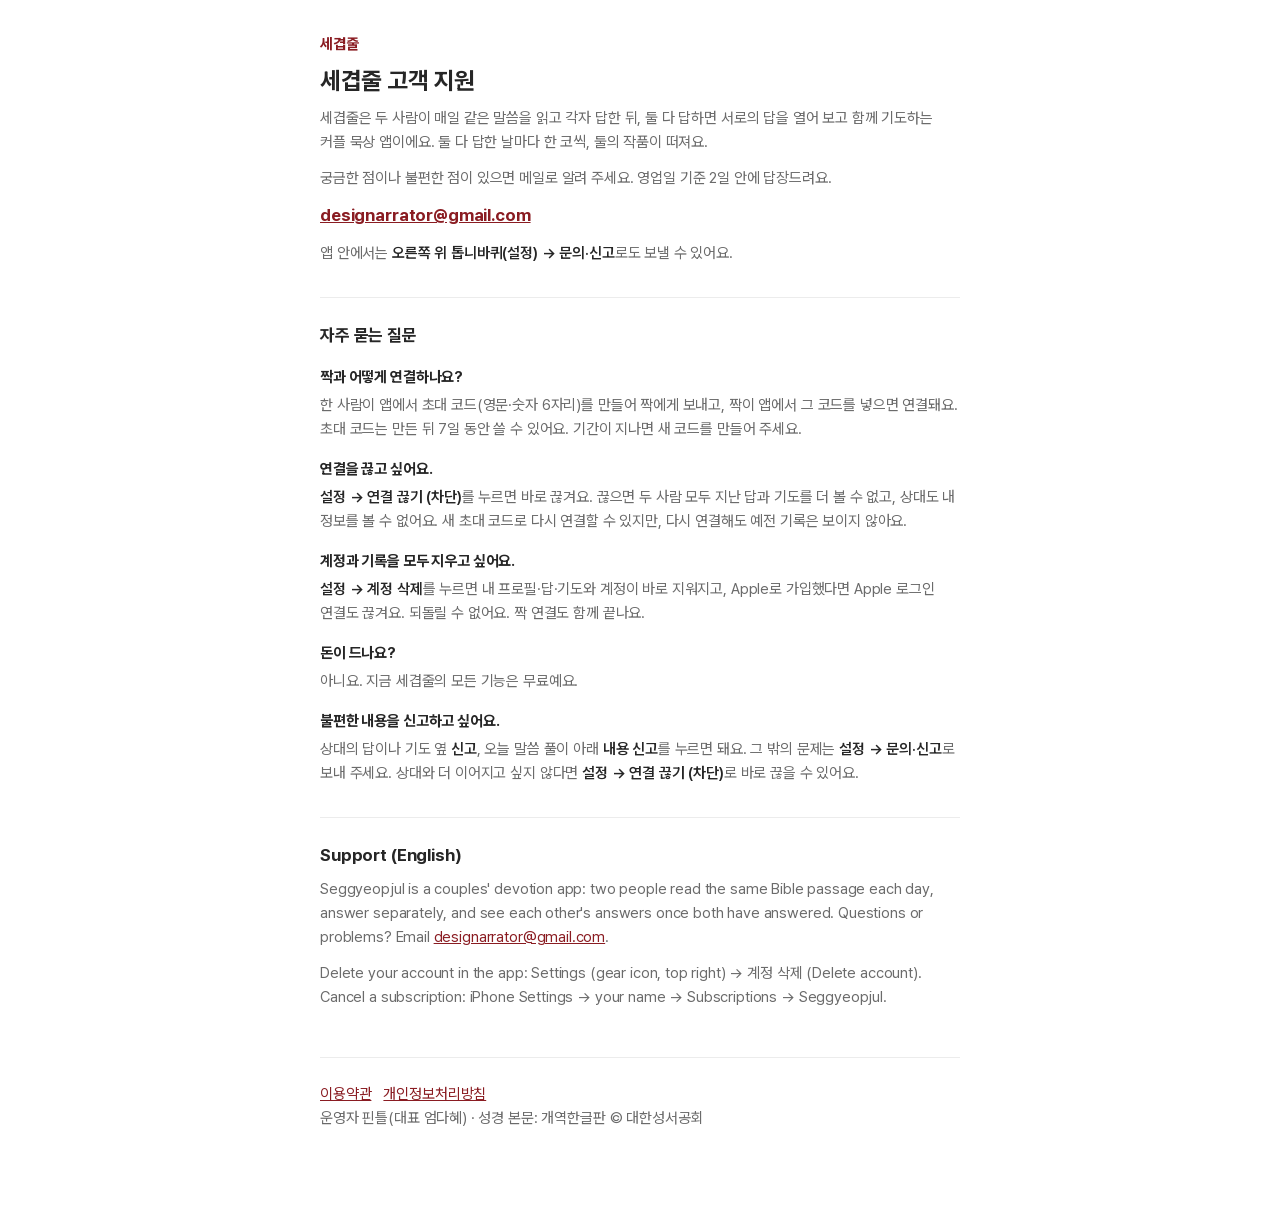
<file: index.html>
<!doctype html>
<html lang="ko">
<head>
<meta charset="utf-8">
<meta name="viewport" content="width=device-width, initial-scale=1">
<title>세겹줄 고객 지원</title>
<meta name="description" content="세겹줄 — 같은 말씀으로 서로를 알아가는 커플 묵상 앱. 문의와 자주 묻는 질문.">
<link rel="stylesheet" href="style.css">
</head>
<body>
<main>
<p class="brand">세겹줄</p>
<h1>세겹줄 고객 지원</h1>
<p>세겹줄은 두 사람이 매일 같은 말씀을 읽고 각자 답한 뒤, 둘 다 답하면 서로의 답을 열어 보고 함께 기도하는 커플 묵상 앱이에요. 둘 다 답한 날마다 한 코씩, 둘의 작품이 떠져요.</p>
<p>궁금한 점이나 불편한 점이 있으면 메일로 알려 주세요. 영업일 기준 2일 안에 답장드려요.</p>
<!-- 확인 필요: «영업일 기준 2일»은 멀리 지원 페이지 문구를 따랐어요. 세겹줄도 같은 약속을 할지 다혜 확인 -->
<p class="mail"><a href="mailto:designarrator@gmail.com?subject=%EC%84%B8%EA%B2%B9%EC%A4%84%20%EB%AC%B8%EC%9D%98">designarrator@gmail.com</a></p>
<p>앱 안에서는 <b>오른쪽 위 톱니바퀴(설정) → 문의·신고</b>로도 보낼 수 있어요.</p>

<h2>자주 묻는 질문</h2>
<div class="faq">
<h3>짝과 어떻게 연결하나요?</h3>
<p>한 사람이 앱에서 초대 코드(영문·숫자 6자리)를 만들어 짝에게 보내고, 짝이 앱에서 그 코드를 넣으면 연결돼요. 초대 코드는 만든 뒤 7일 동안 쓸 수 있어요. 기간이 지나면 새 코드를 만들어 주세요.</p>

<h3>연결을 끊고 싶어요.</h3>
<p><b>설정 → 연결 끊기 (차단)</b>를 누르면 바로 끊겨요. 끊으면 두 사람 모두 지난 답과 기도를 더 볼 수 없고, 상대도 내 정보를 볼 수 없어요. 새 초대 코드로 다시 연결할 수 있지만, 다시 연결해도 예전 기록은 보이지 않아요.</p>

<h3>계정과 기록을 모두 지우고 싶어요.</h3>
<p><b>설정 → 계정 삭제</b>를 누르면 내 프로필·답·기도와 계정이 바로 지워지고, Apple로 가입했다면 Apple 로그인 연결도 끊겨요. 되돌릴 수 없어요. 짝 연결도 함께 끝나요.</p>

<h3>돈이 드나요?</h3>
<p>아니요. 지금 세겹줄의 모든 기능은 무료예요.</p>
<h3>불편한 내용을 신고하고 싶어요.</h3>
<p>상대의 답이나 기도 옆 <b>신고</b>, 오늘 말씀 풀이 아래 <b>내용 신고</b>를 누르면 돼요. 그 밖의 문제는 <b>설정 → 문의·신고</b>로 보내 주세요. 상대와 더 이어지고 싶지 않다면 <b>설정 → 연결 끊기 (차단)</b>로 바로 끊을 수 있어요.</p>
<!-- 확인 필요: 신고 처리 기한(이용약관 9조의 24시간)을 실제로 지킬 수 있는지 다혜 확인 -->
</div>

<h2>Support (English)</h2>
<p>Seggyeopjul is a couples' devotion app: two people read the same Bible passage each day, answer separately, and see each other's answers once both have answered. Questions or problems? Email <a href="mailto:designarrator@gmail.com?subject=Seggyeopjul%20support">designarrator@gmail.com</a>.</p>
<p>Delete your account in the app: Settings (gear icon, top right) → 계정 삭제 (Delete account). Cancel a subscription: iPhone Settings → your name → Subscriptions → Seggyeopjul.</p>

<nav class="foot"><a href="terms.html">이용약관</a><a href="privacy.html">개인정보처리방침</a></nav>
<p class="meta">운영자 핀틀(대표 엄다혜) · 성경 본문: 개역한글판 © 대한성서공회</p>
</main>
</body>
</html>
</file>
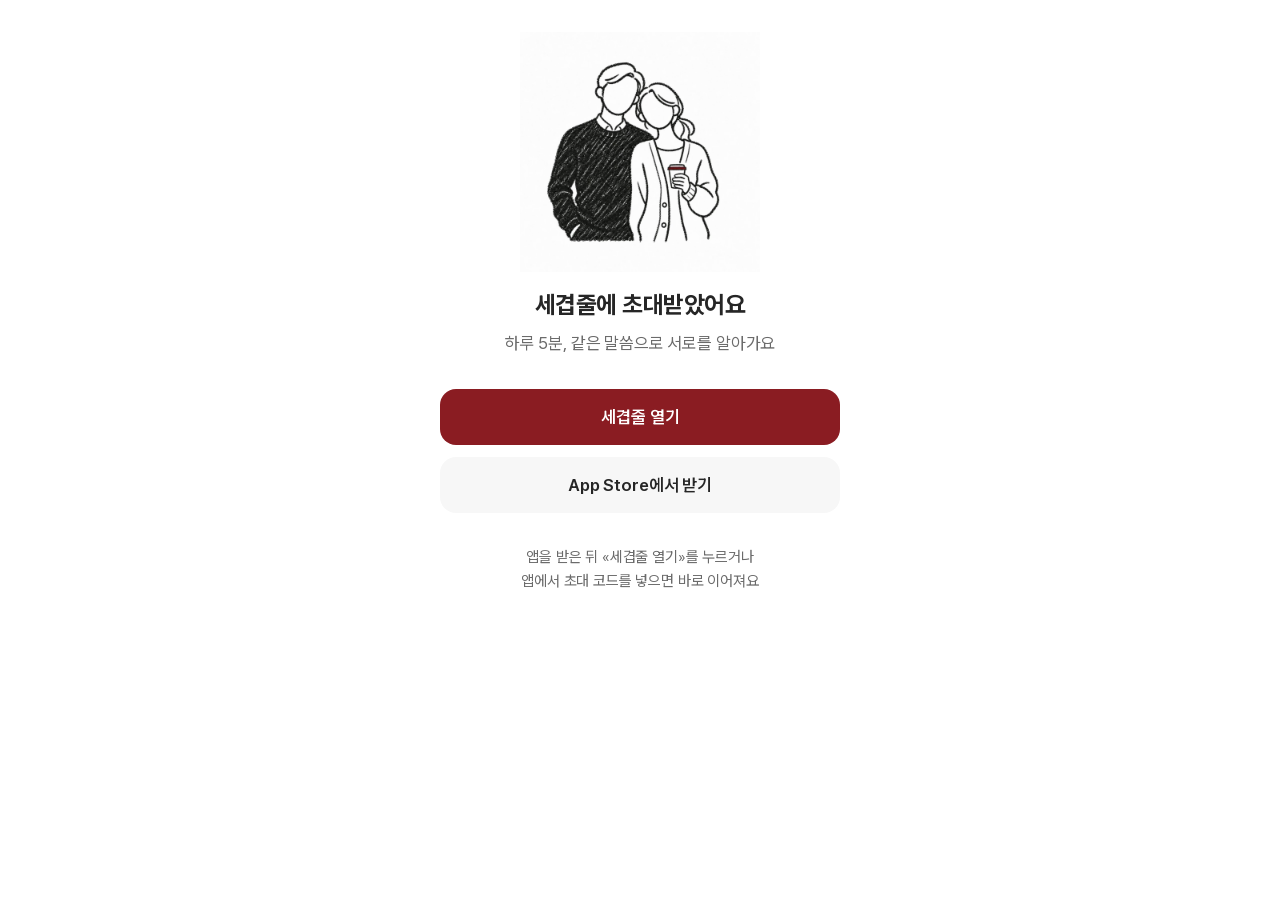
<file: invite/index.html>
<!doctype html>
<html lang="ko">
<head>
<meta charset="utf-8">
<meta name="viewport" content="width=device-width, initial-scale=1">
<title>세겹줄에 초대받았어요</title>
<meta name="description" content="하루 5분, 같은 말씀으로 서로를 알아가요">
<meta property="og:type" content="website">
<meta property="og:site_name" content="세겹줄">
<meta property="og:title" content="세겹줄에 초대받았어요 💌">
<meta property="og:description" content="하루 5분, 같은 말씀으로 서로를 알아가요">
<meta property="og:image" content="https://designarrator.github.io/seggyeopjul-site/invite/og.png">
<meta property="og:image:width" content="1200">
<meta property="og:image:height" content="630">
<meta property="og:url" content="https://designarrator.github.io/seggyeopjul-site/invite/">
<meta name="twitter:card" content="summary_large_image">
<meta name="twitter:title" content="세겹줄에 초대받았어요 💌">
<meta name="twitter:description" content="하루 5분, 같은 말씀으로 서로를 알아가요">
<meta name="twitter:image" content="https://designarrator.github.io/seggyeopjul-site/invite/og.png">
<link rel="stylesheet" href="../style.css">
<style>
/* 키트: 글자 24/34 · 17/27 · 15/24 세 단계, 간격 4px 배수, 모서리 16(버튼)/20(카드)/999(칩), 주 버튼 56 · 17/600 */
main.inv { max-width:440px; padding:32px 20px 48px; display:flex; flex-direction:column; gap:32px; }
.inv .head { display:flex; flex-direction:column; gap:8px; text-align:center; }
.inv .art { display:block; width:240px; height:240px; margin:0 auto 8px; object-fit:contain; background:#fff; mix-blend-mode:multiply; }
.inv h1 { margin:0; }
.inv .lead { margin:0; font-size:17px; line-height:27px; color:var(--sub); }
.code { background:var(--soft); border-radius:20px; padding:20px; display:flex; flex-direction:column; align-items:center; gap:8px; }
.code small { font-size:15px; line-height:24px; color:var(--sub); }
.code strong { font-size:24px; line-height:34px; font-weight:700; letter-spacing:.12em; color:var(--primary); font-variant-numeric:tabular-nums; }
.btns { display:flex; flex-direction:column; gap:12px; }
.btn { display:flex; align-items:center; justify-content:center; width:100%; height:56px; border:0; border-radius:16px; font:inherit; font-size:17px; line-height:27px; font-weight:600; text-decoration:none; cursor:pointer; }
.btn.main { background:var(--primary); color:#fff; }
.btn.sub { background:var(--soft); color:var(--ink); }
.btn.copy { width:auto; height:44px; padding:0 20px; font-size:15px; line-height:24px; background:#fff; color:var(--primary); border-radius:999px; }
.hint { margin:0; font-size:15px; line-height:24px; color:var(--sub); text-align:center; }
[hidden] { display:none !important; }
</style>
</head>
<body>
<main class="inv">
<div class="head">
<video class="art" src="couple.mp4" poster="couple.png" width="240" height="240" autoplay muted loop playsinline preload="auto" aria-label="나란히 기대어 선 두 사람 그림"></video>
<h1>세겹줄에 초대받았어요</h1>
<p class="lead">하루 5분, 같은 말씀으로 서로를 알아가요</p>
</div>
<div class="code" id="codeBox" hidden>
<small>초대 코드</small>
<strong id="code"></strong>
<button class="btn copy" id="copy" type="button">코드 복사</button>
</div>
<div class="btns">
<button class="btn main" id="open" type="button">세겹줄 열기</button>
<a class="btn sub" href="https://apps.apple.com/kr/app/id6837890225">App Store에서 받기</a>
</div>
<p class="hint" id="hint">앱을 받은 뒤 «세겹줄 열기»를 누르거나<br>앱에서 초대 코드를 넣으면 바로 이어져요</p>
</main>
<script>
(function () {
  var STORE = "https://apps.apple.com/kr/app/id6837890225";
  var m = /[?&]c=([^&#]*)/.exec(location.search);
  var raw = m ? decodeURIComponent(m[1]) : "";
  var code = raw.replace(/[^A-Za-z0-9]/g, "").toUpperCase().slice(0, 6);
  var shown = code.length === 6 ? code.slice(0, 3) + "-" + code.slice(3) : code;
  var box = document.getElementById("codeBox");
  if (code) { document.getElementById("code").textContent = shown; box.hidden = false; }

  document.getElementById("copy").addEventListener("click", function () {
    var b = this, done = function () { b.textContent = "복사했어요"; setTimeout(function () { b.textContent = "코드 복사"; }, 1800); };
    if (navigator.clipboard && navigator.clipboard.writeText) {
      navigator.clipboard.writeText(shown).then(done, function () { fallback(); });
    } else { fallback(); }
    function fallback() {
      var t = document.createElement("textarea"); t.value = shown; document.body.appendChild(t); t.select();
      try { document.execCommand("copy"); done(); } catch (e) {} document.body.removeChild(t);
    }
  });

  document.getElementById("open").addEventListener("click", function () {
    var left = false, t;
    function gone() { left = true; clearTimeout(t); }
    document.addEventListener("visibilitychange", function () { if (document.hidden) gone(); });
    window.addEventListener("pagehide", gone);
    window.addEventListener("blur", gone);
    t = setTimeout(function () { if (!left) location.href = STORE; }, 1500);
    location.href = "seggyeopjul://invite" + (code ? "?code=" + encodeURIComponent(code) : "");
  });
})();
</script>
</body>
</html>
</file>
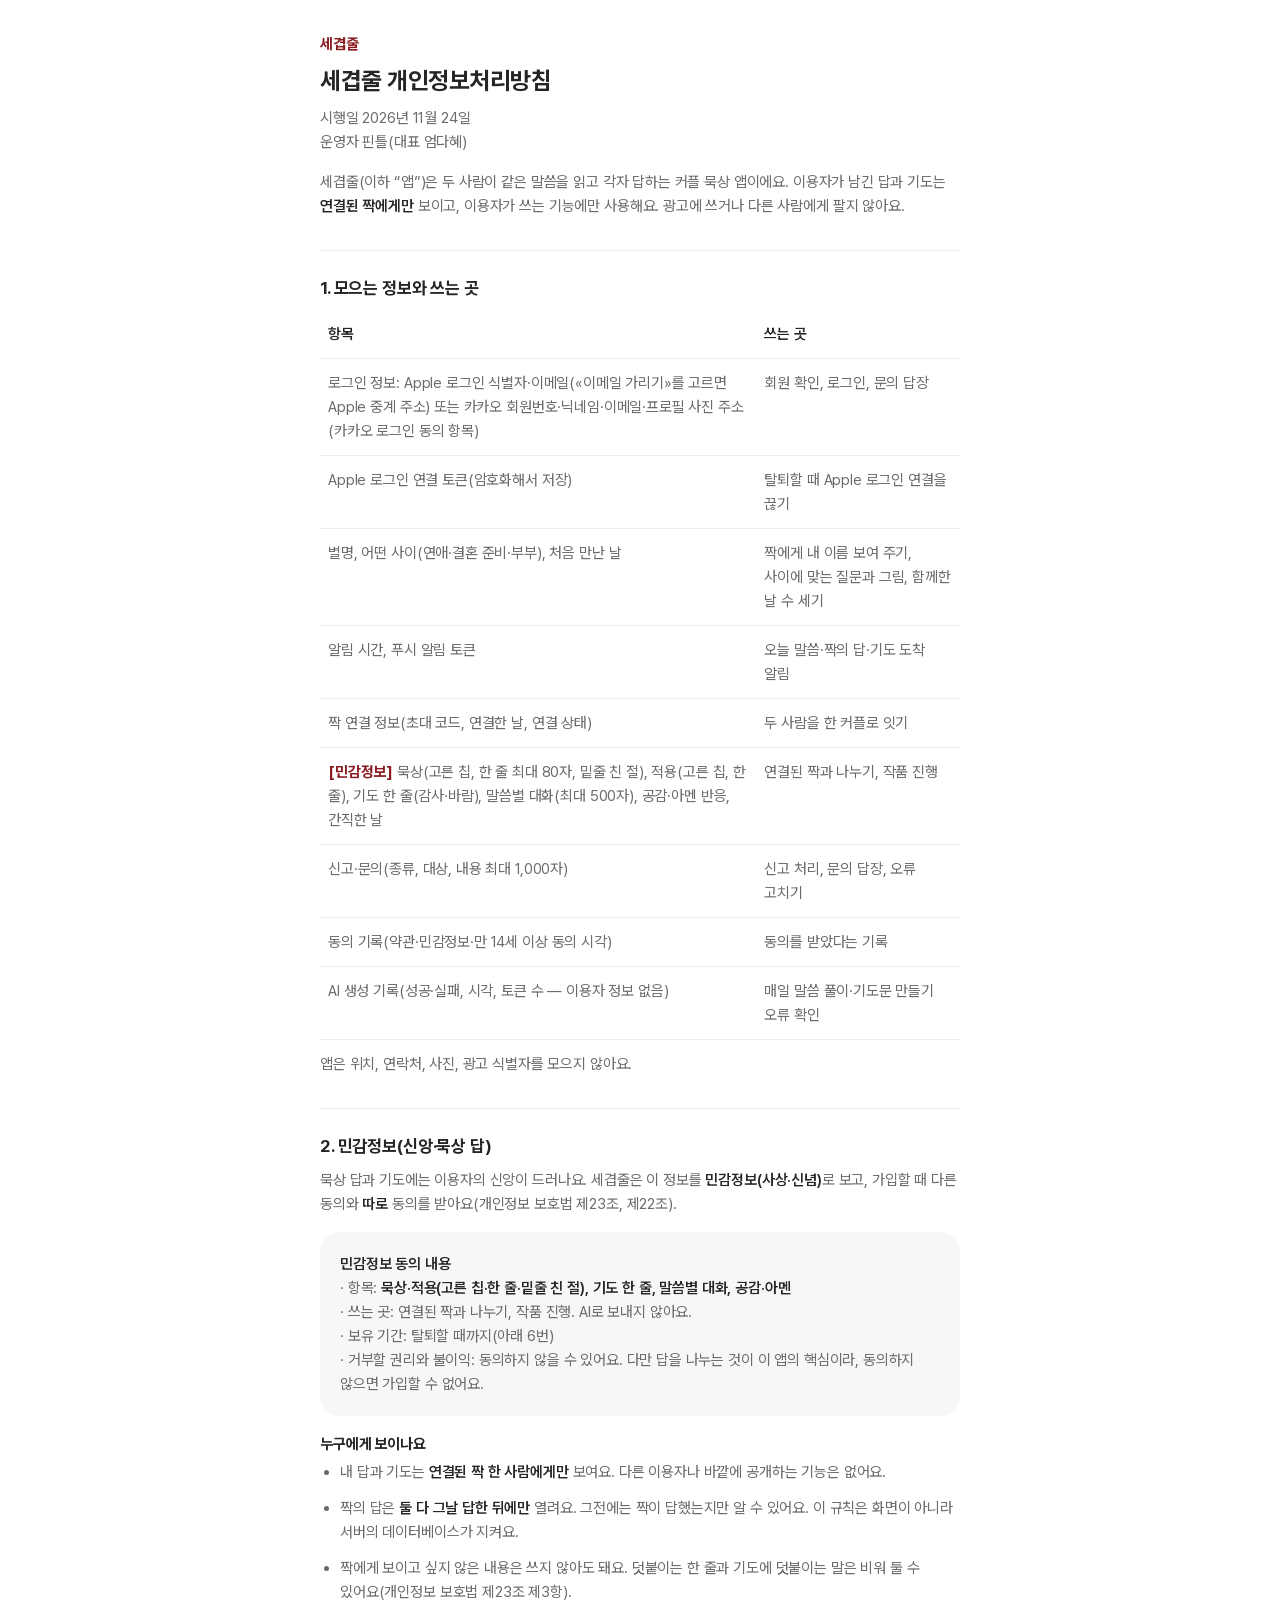
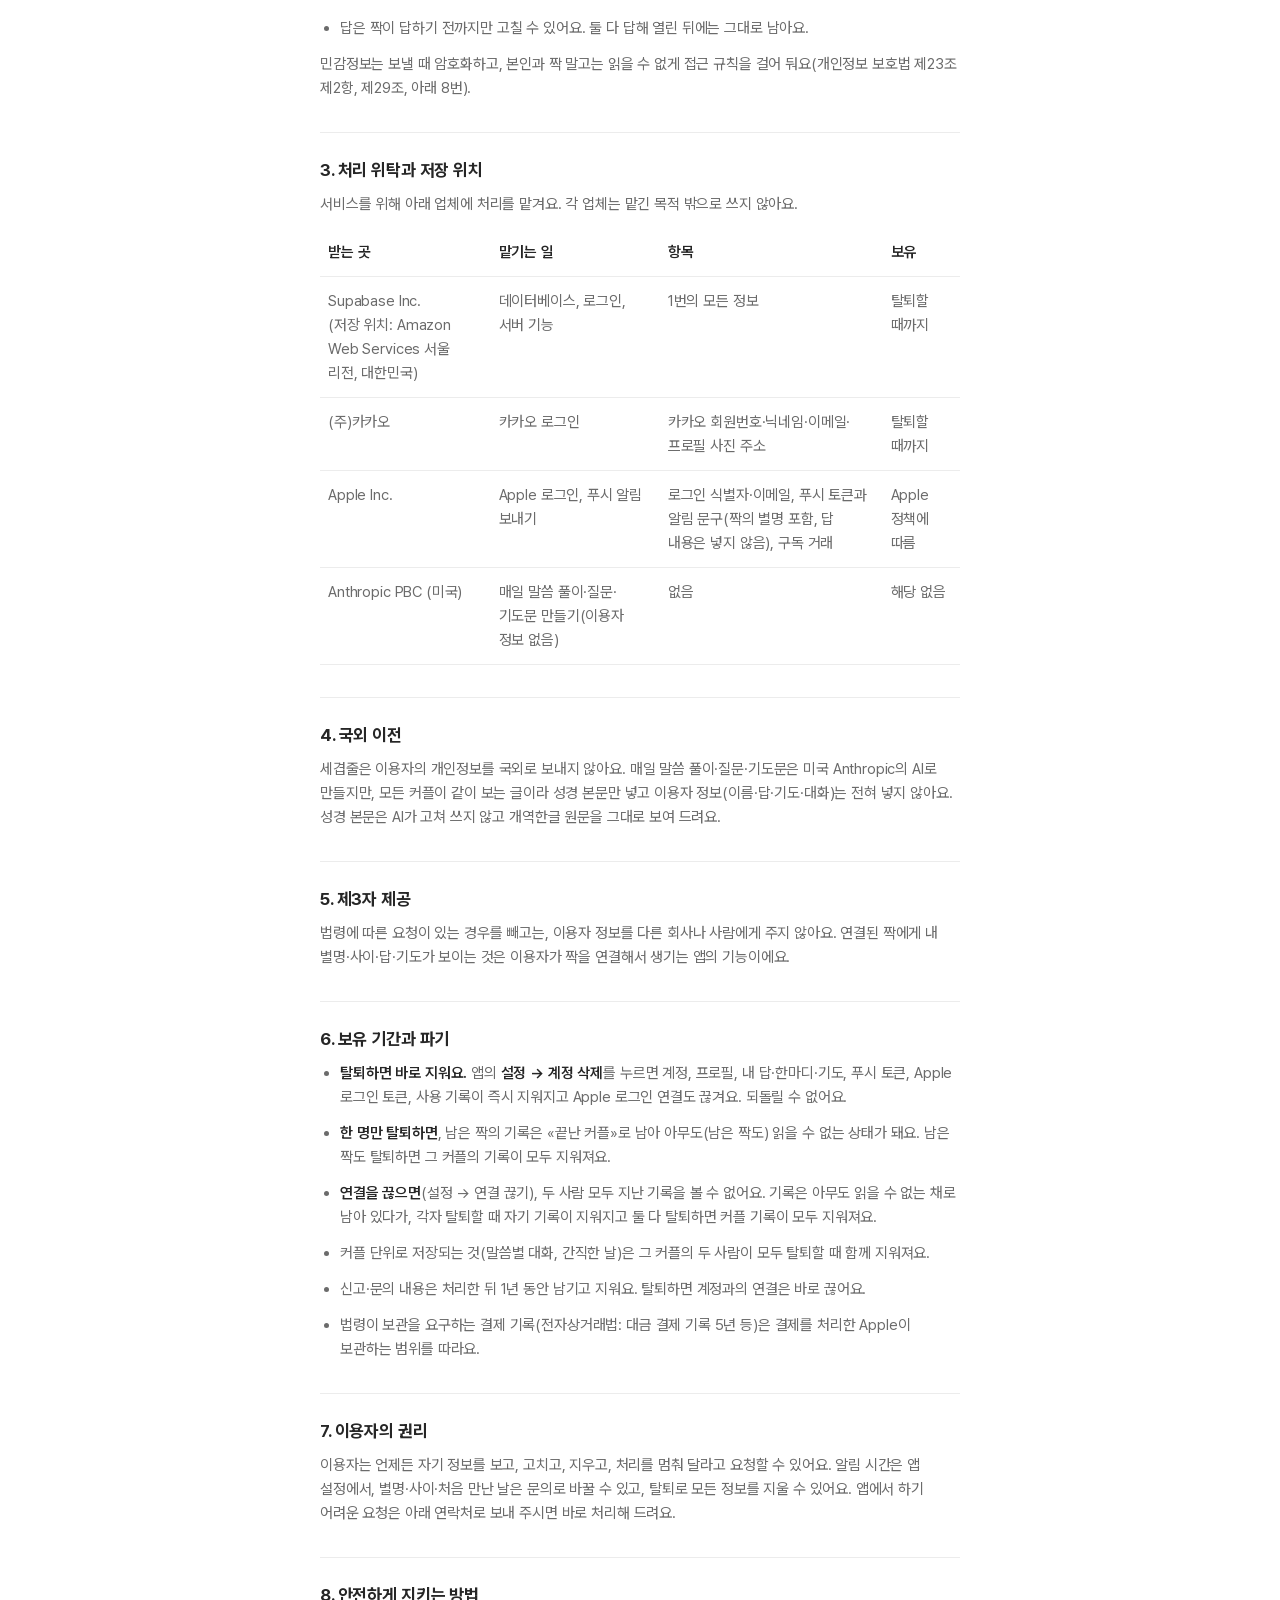
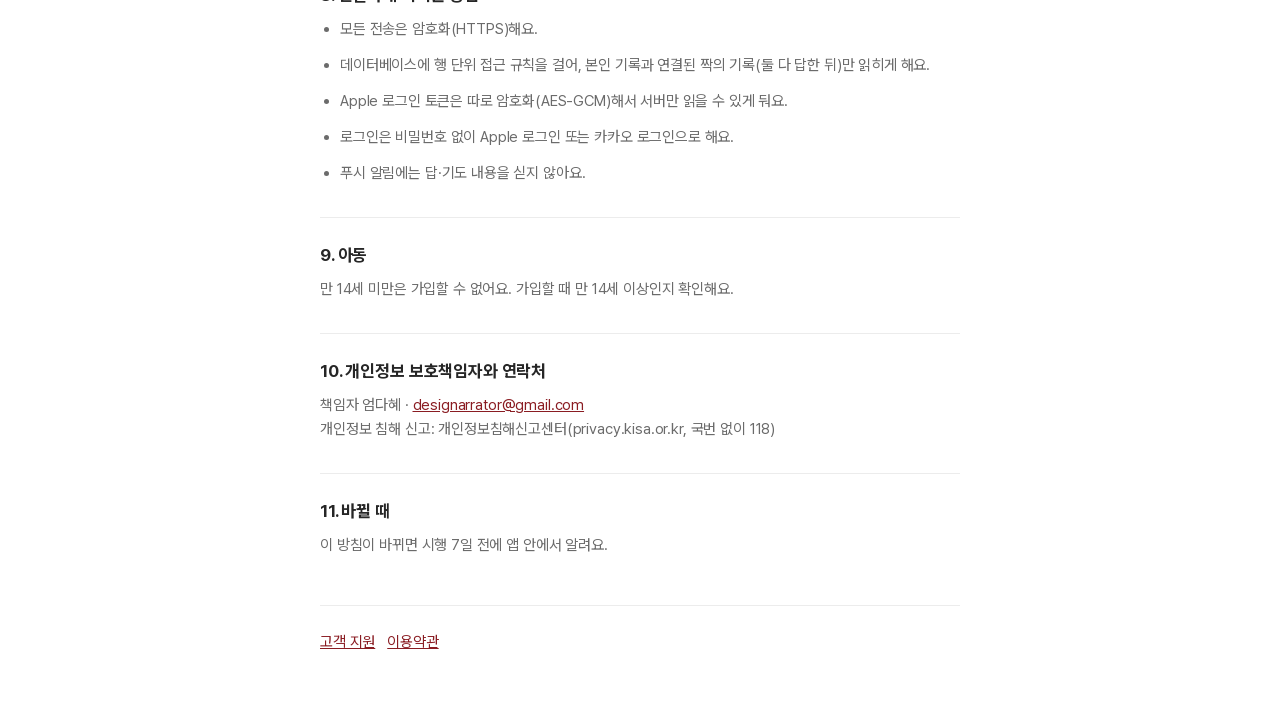
<file: privacy.html>
<!doctype html>
<html lang="ko">
<head>
<meta charset="utf-8">
<meta name="viewport" content="width=device-width, initial-scale=1">
<title>세겹줄 개인정보처리방침</title>
<link rel="stylesheet" href="style.css">
</head>
<body>
<main>
<p class="brand"><a href="index.html">세겹줄</a></p>
<h1>세겹줄 개인정보처리방침</h1>
<p class="meta">시행일 2026년 11월 24일<br>운영자 핀틀(대표 엄다혜)</p>

<p>세겹줄(이하 “앱”)은 두 사람이 같은 말씀을 읽고 각자 답하는 커플 묵상 앱이에요. 이용자가 남긴 답과 기도는 <b>연결된 짝에게만</b> 보이고, 이용자가 쓰는 기능에만 사용해요. 광고에 쓰거나 다른 사람에게 팔지 않아요.</p>

<h2>1. 모으는 정보와 쓰는 곳</h2>
<div class="table"><table>
<tr><th>항목</th><th>쓰는 곳</th></tr>
<tr><td>로그인 정보: Apple 로그인 식별자·이메일(«이메일 가리기»를 고르면 Apple 중계 주소) 또는 카카오 회원번호·닉네임·이메일·프로필 사진 주소(카카오 로그인 동의 항목)</td><td>회원 확인, 로그인, 문의 답장</td></tr>
<tr><td>Apple 로그인 연결 토큰(암호화해서 저장)</td><td>탈퇴할 때 Apple 로그인 연결을 끊기</td></tr>
<tr><td>별명, 어떤 사이(연애·결혼 준비·부부), 처음 만난 날</td><td>짝에게 내 이름 보여 주기, 사이에 맞는 질문과 그림, 함께한 날 수 세기</td></tr>
<tr><td>알림 시간, 푸시 알림 토큰</td><td>오늘 말씀·짝의 답·기도 도착 알림</td></tr>
<tr><td>짝 연결 정보(초대 코드, 연결한 날, 연결 상태)</td><td>두 사람을 한 커플로 잇기</td></tr>
<tr><td><span class="sens">[민감정보]</span> 묵상(고른 칩, 한 줄 최대 80자, 밑줄 친 절), 적용(고른 칩, 한 줄), 기도 한 줄(감사·바람), 말씀별 대화(최대 500자), 공감·아멘 반응, 간직한 날</td><td>연결된 짝과 나누기, 작품 진행</td></tr>
<tr><td>신고·문의(종류, 대상, 내용 최대 1,000자)</td><td>신고 처리, 문의 답장, 오류 고치기</td></tr>
<tr><td>동의 기록(약관·민감정보·만 14세 이상 동의 시각)</td><td>동의를 받았다는 기록</td></tr>
<tr><td>AI 생성 기록(성공·실패, 시각, 토큰 수 — 이용자 정보 없음)</td><td>매일 말씀 풀이·기도문 만들기 오류 확인</td></tr>
</table></div>
<p>앱은 위치, 연락처, 사진, 광고 식별자를 모으지 않아요.</p>

<h2>2. 민감정보(신앙·묵상 답)</h2>
<p>묵상 답과 기도에는 이용자의 신앙이 드러나요. 세겹줄은 이 정보를 <b>민감정보(사상·신념)</b>로 보고, 가입할 때 다른 동의와 <b>따로</b> 동의를 받아요(개인정보 보호법 제23조, 제22조).</p>
<div class="box"><p><b>민감정보 동의 내용</b><br>
· 항목: <b>묵상·적용(고른 칩·한 줄·밑줄 친 절), 기도 한 줄, 말씀별 대화, 공감·아멘</b><br>
· 쓰는 곳: 연결된 짝과 나누기, 작품 진행. AI로 보내지 않아요.<br>
· 보유 기간: 탈퇴할 때까지(아래 6번)<br>
· 거부할 권리와 불이익: 동의하지 않을 수 있어요. 다만 답을 나누는 것이 이 앱의 핵심이라, 동의하지 않으면 가입할 수 없어요.</p></div>
<h3>누구에게 보이나요</h3>
<ul>
<li>내 답과 기도는 <b>연결된 짝 한 사람에게만</b> 보여요. 다른 이용자나 바깥에 공개하는 기능은 없어요.</li>
<li>짝의 답은 <b>둘 다 그날 답한 뒤에만</b> 열려요. 그전에는 짝이 답했는지만 알 수 있어요. 이 규칙은 화면이 아니라 서버의 데이터베이스가 지켜요.</li>
<li>짝에게 보이고 싶지 않은 내용은 쓰지 않아도 돼요. 덧붙이는 한 줄과 기도에 덧붙이는 말은 비워 둘 수 있어요(개인정보 보호법 제23조 제3항).</li>
<li>답은 짝이 답하기 전까지만 고칠 수 있어요. 둘 다 답해 열린 뒤에는 그대로 남아요.</li>
</ul>
<!-- 확인 필요: 리서치 문서는 «나만 보기» 선택을 권했지만 지금 앱에는 없어요. 짝에게 보이는 것이 법의 «공개»인지는 모름. 지금 문구는 «비워 둘 수 있다»까지만 적었어요 -->
<p>민감정보는 보낼 때 암호화하고, 본인과 짝 말고는 읽을 수 없게 접근 규칙을 걸어 둬요(개인정보 보호법 제23조 제2항, 제29조, 아래 8번).</p>
<!-- 확인 필요: «저장할 때 암호화»는 Supabase(AWS) 기본 디스크 암호화에 기대는 것이라 코드로 확인 못 했어요. 확인되면 넣어요 -->

<h2>3. 처리 위탁과 저장 위치</h2>
<p>서비스를 위해 아래 업체에 처리를 맡겨요. 각 업체는 맡긴 목적 밖으로 쓰지 않아요.</p>
<div class="table"><table>
<tr><th>받는 곳</th><th>맡기는 일</th><th>항목</th><th>보유</th></tr>
<tr><td>Supabase Inc.<br>(저장 위치: Amazon Web Services 서울 리전, 대한민국)</td><td>데이터베이스, 로그인, 서버 기능</td><td>1번의 모든 정보</td><td>탈퇴할 때까지</td></tr>
<tr><td>(주)카카오</td><td>카카오 로그인</td><td>카카오 회원번호·닉네임·이메일·프로필 사진 주소</td><td>탈퇴할 때까지</td></tr>
<tr><td>Apple Inc.</td><td>Apple 로그인, 푸시 알림 보내기</td><td>로그인 식별자·이메일, 푸시 토큰과 알림 문구(짝의 별명 포함, 답 내용은 넣지 않음), 구독 거래</td><td>Apple 정책에 따름</td></tr>
<tr><td>Anthropic PBC (미국)</td><td>매일 말씀 풀이·질문·기도문 만들기(이용자 정보 없음)</td><td>없음</td><td>해당 없음</td></tr>
</table></div>
<!-- 확인 필요: Supabase Inc.는 미국 회사예요. 저장은 서울이지만 운영·지원 과정의 국외 접근을 «국외 이전»으로 적을지는 모름. 앱 동의 문구는 «국외 이전(AI·서버)»라고 적혀 있어요 -->
<!-- 확인 필요: 제26조 위탁 계약(DPA) 문서를 Supabase·Anthropic과 갖췄는지 -->

<h2>4. 국외 이전</h2>
<p>세겹줄은 이용자의 개인정보를 국외로 보내지 않아요. 매일 말씀 풀이·질문·기도문은 미국 Anthropic의 AI로 만들지만, 모든 커플이 같이 보는 글이라 성경 본문만 넣고 이용자 정보(이름·답·기도·대화)는 전혀 넣지 않아요. 성경 본문은 AI가 고쳐 쓰지 않고 개역한글 원문을 그대로 보여 드려요.</p>
<!-- 11/22: 커플별 AI 기도문(개인 답 전송) 기능을 없애 국외 이전 항목을 정리함 -->

<h2>5. 제3자 제공</h2>
<p>법령에 따른 요청이 있는 경우를 빼고는, 이용자 정보를 다른 회사나 사람에게 주지 않아요. 연결된 짝에게 내 별명·사이·답·기도가 보이는 것은 이용자가 짝을 연결해서 생기는 앱의 기능이에요.</p>

<h2>6. 보유 기간과 파기</h2>
<ul>
<li><b>탈퇴하면 바로 지워요.</b> 앱의 <b>설정 → 계정 삭제</b>를 누르면 계정, 프로필, 내 답·한마디·기도, 푸시 토큰, Apple 로그인 토큰, 사용 기록이 즉시 지워지고 Apple 로그인 연결도 끊겨요. 되돌릴 수 없어요.</li>
<li><b>한 명만 탈퇴하면</b>, 남은 짝의 기록은 «끝난 커플»로 남아 아무도(남은 짝도) 읽을 수 없는 상태가 돼요. 남은 짝도 탈퇴하면 그 커플의 기록이 모두 지워져요.</li>
<li><b>연결을 끊으면</b>(설정 → 연결 끊기), 두 사람 모두 지난 기록을 볼 수 없어요. 기록은 아무도 읽을 수 없는 채로 남아 있다가, 각자 탈퇴할 때 자기 기록이 지워지고 둘 다 탈퇴하면 커플 기록이 모두 지워져요.</li>
<li>커플 단위로 저장되는 것(말씀별 대화, 간직한 날)은 그 커플의 두 사람이 모두 탈퇴할 때 함께 지워져요.</li>
<li>신고·문의 내용은 처리한 뒤 1년 동안 남기고 지워요. 탈퇴하면 계정과의 연결은 바로 끊어요.</li>
<li>법령이 보관을 요구하는 결제 기록(전자상거래법: 대금 결제 기록 5년 등)은 결제를 처리한 Apple이 보관하는 범위를 따라요.</li>
</ul>
<!-- 결정(11/22, 기본값): 신고·문의는 처리 후 1년 뒤 지움. 원 메모: 신고·문의(reports)는 탈퇴 때 user_id만 비우고 내용은 남아요(on delete set null). 보관 기한(예: 처리 후 1년)을 정해 파기할지 다혜 결정 -->
<!-- 확인 필요: 연결을 끊은 뒤 «아무도 못 읽는 기록»에 보관 기한이 없어요(탈퇴 전까지 남음). 일정 기간 뒤 지울지 다혜 결정 -->
<!-- 확인 필요: Supabase 백업에 남는 기간(플랜별 보관 일수)은 확인 못 했어요 -->

<h2>7. 이용자의 권리</h2>
<p>이용자는 언제든 자기 정보를 보고, 고치고, 지우고, 처리를 멈춰 달라고 요청할 수 있어요. 알림 시간은 앱 설정에서, 별명·사이·처음 만난 날은 문의로 바꿀 수 있고, 탈퇴로 모든 정보를 지울 수 있어요. 앱에서 하기 어려운 요청은 아래 연락처로 보내 주시면 바로 처리해 드려요.</p>

<h2>8. 안전하게 지키는 방법</h2>
<ul>
<li>모든 전송은 암호화(HTTPS)해요.</li>
<li>데이터베이스에 행 단위 접근 규칙을 걸어, 본인 기록과 연결된 짝의 기록(둘 다 답한 뒤)만 읽히게 해요.</li>
<li>Apple 로그인 토큰은 따로 암호화(AES-GCM)해서 서버만 읽을 수 있게 둬요.</li>
<li>로그인은 비밀번호 없이 Apple 로그인 또는 카카오 로그인으로 해요.</li>
<li>푸시 알림에는 답·기도 내용을 싣지 않아요.</li>
</ul>

<h2>9. 아동</h2>
<p>만 14세 미만은 가입할 수 없어요. 가입할 때 만 14세 이상인지 확인해요.</p>

<h2>10. 개인정보 보호책임자와 연락처</h2>
<p>책임자 엄다혜 · <a href="mailto:designarrator@gmail.com">designarrator@gmail.com</a><br>
개인정보 침해 신고: 개인정보침해신고센터(privacy.kisa.or.kr, 국번 없이 118)</p>

<h2>11. 바뀔 때</h2>
<p>이 방침이 바뀌면 시행 7일 전에 앱 안에서 알려요.</p>

<nav class="foot"><a href="index.html">고객 지원</a><a href="terms.html">이용약관</a></nav>
</main>
</body>
</html>
</file>
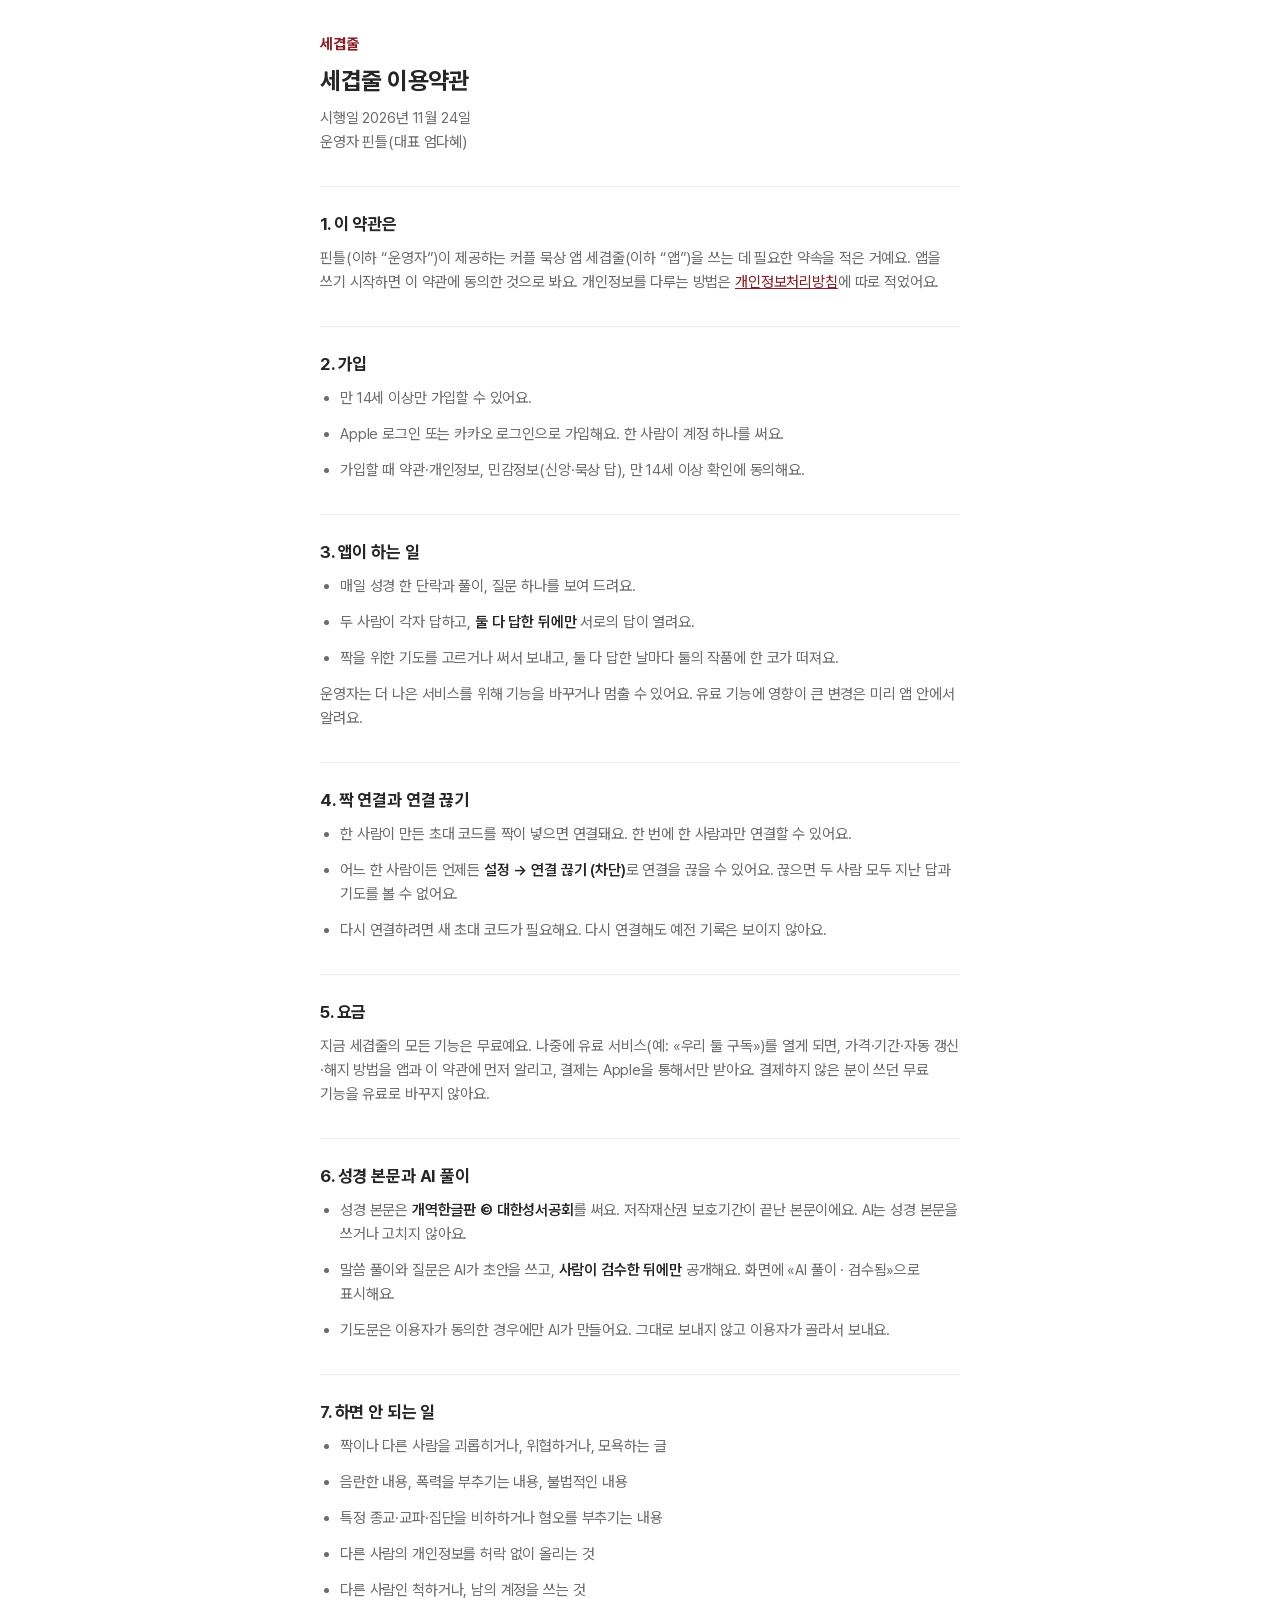
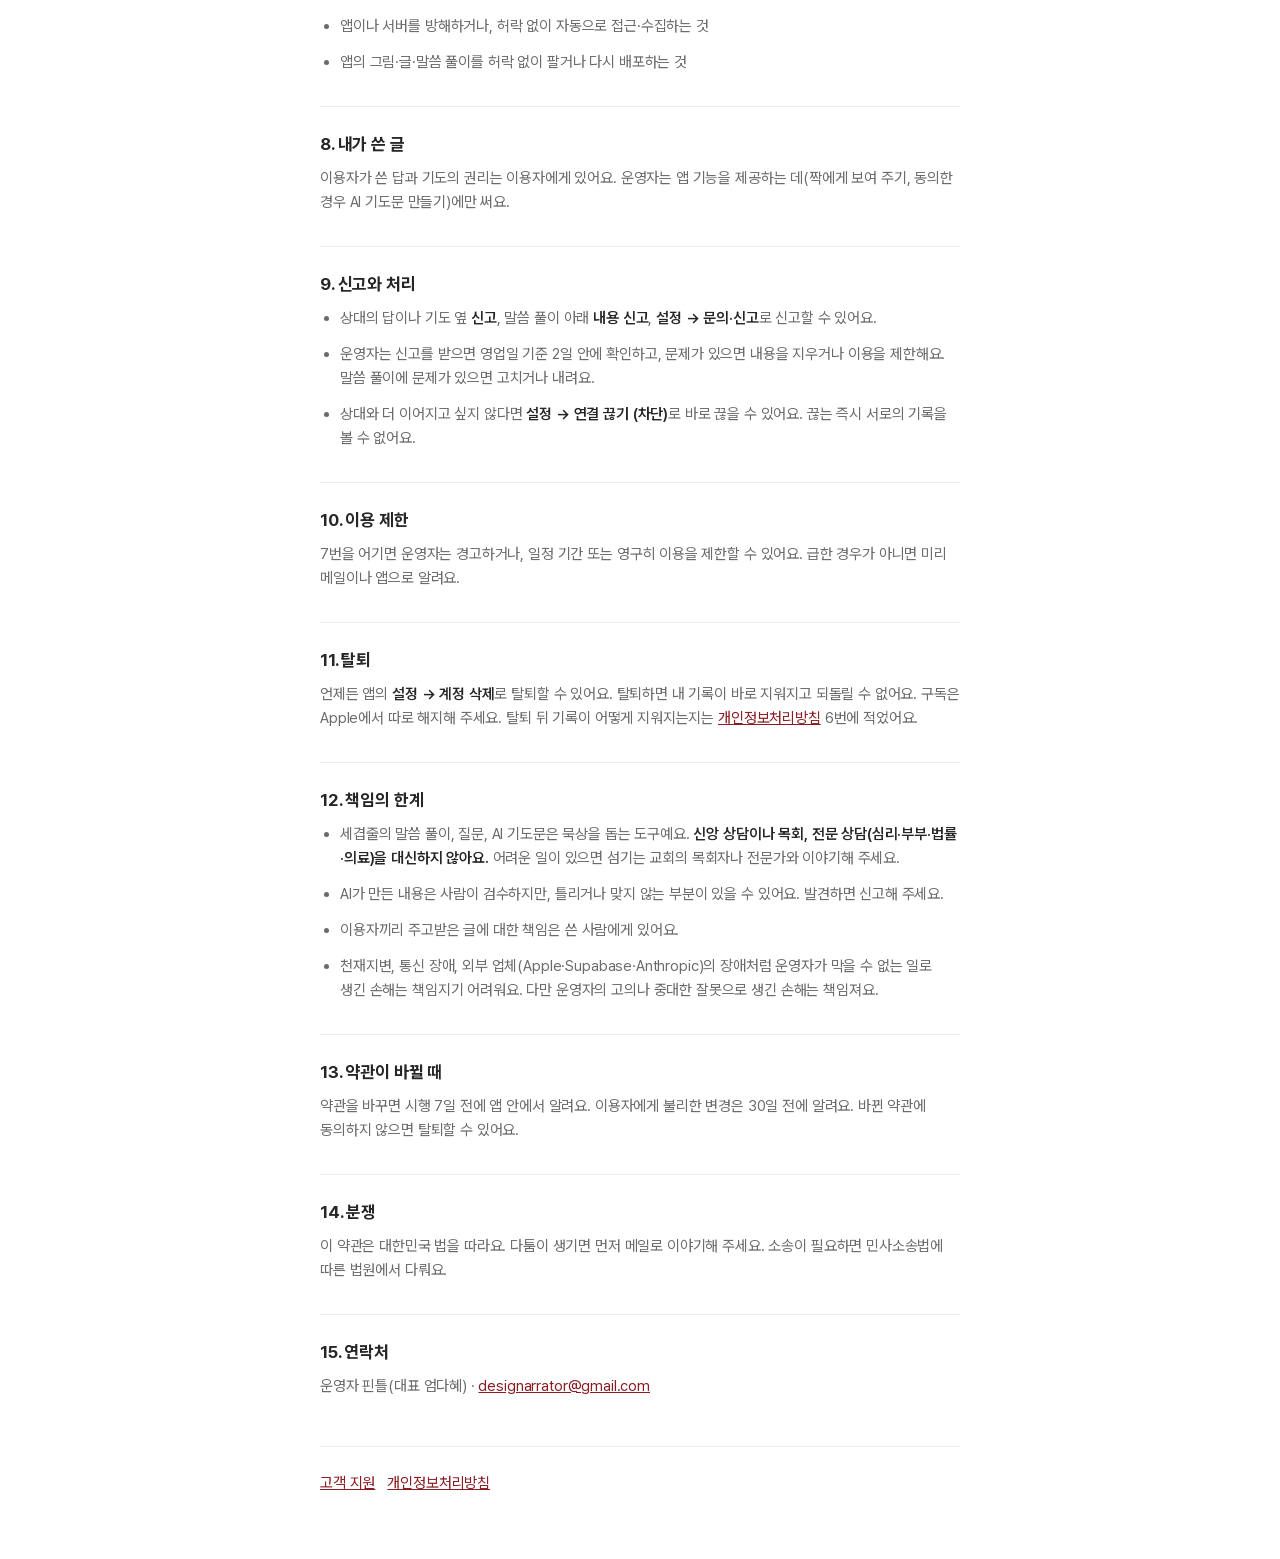
<file: terms.html>
<!doctype html>
<html lang="ko">
<head>
<meta charset="utf-8">
<meta name="viewport" content="width=device-width, initial-scale=1">
<title>세겹줄 이용약관</title>
<link rel="stylesheet" href="style.css">
</head>
<body>
<main>
<p class="brand"><a href="index.html">세겹줄</a></p>
<h1>세겹줄 이용약관</h1>
<p class="meta">시행일 2026년 11월 24일<br>운영자 핀틀(대표 엄다혜)</p>

<h2>1. 이 약관은</h2>
<p>핀틀(이하 “운영자”)이 제공하는 커플 묵상 앱 세겹줄(이하 “앱”)을 쓰는 데 필요한 약속을 적은 거예요. 앱을 쓰기 시작하면 이 약관에 동의한 것으로 봐요. 개인정보를 다루는 방법은 <a href="privacy.html">개인정보처리방침</a>에 따로 적었어요.</p>

<h2>2. 가입</h2>
<ul>
<li>만 14세 이상만 가입할 수 있어요.</li>
<li>Apple 로그인 또는 카카오 로그인으로 가입해요. 한 사람이 계정 하나를 써요.</li>
<li>가입할 때 약관·개인정보, 민감정보(신앙·묵상 답), 만 14세 이상 확인에 동의해요.</li>
</ul>

<h2>3. 앱이 하는 일</h2>
<ul>
<li>매일 성경 한 단락과 풀이, 질문 하나를 보여 드려요.</li>
<li>두 사람이 각자 답하고, <b>둘 다 답한 뒤에만</b> 서로의 답이 열려요.</li>
<li>짝을 위한 기도를 고르거나 써서 보내고, 둘 다 답한 날마다 둘의 작품에 한 코가 떠져요.</li>
</ul>
<p>운영자는 더 나은 서비스를 위해 기능을 바꾸거나 멈출 수 있어요. 유료 기능에 영향이 큰 변경은 미리 앱 안에서 알려요.</p>

<h2>4. 짝 연결과 연결 끊기</h2>
<ul>
<li>한 사람이 만든 초대 코드를 짝이 넣으면 연결돼요. 한 번에 한 사람과만 연결할 수 있어요.</li>
<li>어느 한 사람이든 언제든 <b>설정 → 연결 끊기 (차단)</b>로 연결을 끊을 수 있어요. 끊으면 두 사람 모두 지난 답과 기도를 볼 수 없어요.</li>
<li>다시 연결하려면 새 초대 코드가 필요해요. 다시 연결해도 예전 기록은 보이지 않아요.</li>
</ul>

<h2>5. 요금</h2>
<p>지금 세겹줄의 모든 기능은 무료예요. 나중에 유료 서비스(예: «우리 둘 구독»)를 열게 되면, 가격·기간·자동 갱신·해지 방법을 앱과 이 약관에 먼저 알리고, 결제는 Apple을 통해서만 받아요. 결제하지 않은 분이 쓰던 무료 기능을 유료로 바꾸지 않아요.</p>
<!-- 11/22 다혜 A안: 1.0은 무료 출시. 구독 조항 원문은 git 기록(첫 판)에 있어요 -->

<h2>6. 성경 본문과 AI 풀이</h2>
<ul>
<li>성경 본문은 <b>개역한글판 © 대한성서공회</b>를 써요. 저작재산권 보호기간이 끝난 본문이에요. AI는 성경 본문을 쓰거나 고치지 않아요.</li>
<li>말씀 풀이와 질문은 AI가 초안을 쓰고, <b>사람이 검수한 뒤에만</b> 공개해요. 화면에 «AI 풀이 · 검수됨»으로 표시해요.</li>
<li>기도문은 이용자가 동의한 경우에만 AI가 만들어요. 그대로 보내지 않고 이용자가 골라서 보내요.</li>
</ul>

<h2>7. 하면 안 되는 일</h2>
<ul>
<li>짝이나 다른 사람을 괴롭히거나, 위협하거나, 모욕하는 글</li>
<li>음란한 내용, 폭력을 부추기는 내용, 불법적인 내용</li>
<li>특정 종교·교파·집단을 비하하거나 혐오를 부추기는 내용</li>
<li>다른 사람의 개인정보를 허락 없이 올리는 것</li>
<li>다른 사람인 척하거나, 남의 계정을 쓰는 것</li>
<li>앱이나 서버를 방해하거나, 허락 없이 자동으로 접근·수집하는 것</li>
<li>앱의 그림·글·말씀 풀이를 허락 없이 팔거나 다시 배포하는 것</li>
</ul>

<h2>8. 내가 쓴 글</h2>
<p>이용자가 쓴 답과 기도의 권리는 이용자에게 있어요. 운영자는 앱 기능을 제공하는 데(짝에게 보여 주기, 동의한 경우 AI 기도문 만들기)에만 써요.</p>

<h2>9. 신고와 처리</h2>
<ul>
<li>상대의 답이나 기도 옆 <b>신고</b>, 말씀 풀이 아래 <b>내용 신고</b>, <b>설정 → 문의·신고</b>로 신고할 수 있어요.</li>
<li>운영자는 신고를 받으면 영업일 기준 2일 안에 확인하고, 문제가 있으면 내용을 지우거나 이용을 제한해요. 말씀 풀이에 문제가 있으면 고치거나 내려요.</li>
<li>상대와 더 이어지고 싶지 않다면 <b>설정 → 연결 끊기 (차단)</b>로 바로 끊을 수 있어요. 끊는 즉시 서로의 기록을 볼 수 없어요.</li>
</ul>
<!-- 확인 필요: «24시간 안에 확인»은 리서치 문서 권고(심사 1.2)를 따랐어요. 다혜가 지킬 수 있는 기한인지 -->
<!-- 확인 필요: «내용을 지우거나 이용을 제한»하는 운영자 도구(계정 정지 등)는 코드에 없어요. 지금은 대시보드에서 손으로 처리하는 것으로 봐요 -->

<h2>10. 이용 제한</h2>
<p>7번을 어기면 운영자는 경고하거나, 일정 기간 또는 영구히 이용을 제한할 수 있어요. 급한 경우가 아니면 미리 메일이나 앱으로 알려요.</p>

<h2>11. 탈퇴</h2>
<p>언제든 앱의 <b>설정 → 계정 삭제</b>로 탈퇴할 수 있어요. 탈퇴하면 내 기록이 바로 지워지고 되돌릴 수 없어요. 구독은 Apple에서 따로 해지해 주세요. 탈퇴 뒤 기록이 어떻게 지워지는지는 <a href="privacy.html">개인정보처리방침</a> 6번에 적었어요.</p>

<h2>12. 책임의 한계</h2>
<ul>
<li>세겹줄의 말씀 풀이, 질문, AI 기도문은 묵상을 돕는 도구예요. <b>신앙 상담이나 목회, 전문 상담(심리·부부·법률·의료)을 대신하지 않아요.</b> 어려운 일이 있으면 섬기는 교회의 목회자나 전문가와 이야기해 주세요.</li>
<li>AI가 만든 내용은 사람이 검수하지만, 틀리거나 맞지 않는 부분이 있을 수 있어요. 발견하면 신고해 주세요.</li>
<li>이용자끼리 주고받은 글에 대한 책임은 쓴 사람에게 있어요.</li>
<li>천재지변, 통신 장애, 외부 업체(Apple·Supabase·Anthropic)의 장애처럼 운영자가 막을 수 없는 일로 생긴 손해는 책임지기 어려워요. 다만 운영자의 고의나 중대한 잘못으로 생긴 손해는 책임져요.</li>
</ul>

<h2>13. 약관이 바뀔 때</h2>
<p>약관을 바꾸면 시행 7일 전에 앱 안에서 알려요. 이용자에게 불리한 변경은 30일 전에 알려요. 바뀐 약관에 동의하지 않으면 탈퇴할 수 있어요.</p>

<h2>14. 분쟁</h2>
<p>이 약관은 대한민국 법을 따라요. 다툼이 생기면 먼저 메일로 이야기해 주세요. 소송이 필요하면 민사소송법에 따른 법원에서 다뤄요.</p>

<h2>15. 연락처</h2>
<p>운영자 핀틀(대표 엄다혜) · <a href="mailto:designarrator@gmail.com">designarrator@gmail.com</a></p>
<!-- 확인 필요: 유료 판매라 사업자등록번호·통신판매업 신고번호·주소 표기가 필요할 수 있어요(전자상거래법). 멀리 페이지에는 없어서 넣지 않았어요 -->

<nav class="foot"><a href="index.html">고객 지원</a><a href="privacy.html">개인정보처리방침</a></nav>
</main>
</body>
</html>
</file>
<file: style.css>
/* 세겹줄 공개 페이지 공용 스타일 — preneur 키트 값만 사용
   글자 6단계 28/24/20/17/15/13 (줄높이 38/34/30/27/24/19), 한 화면 3단계 이하
   간격 4px 배수(좌우 20 · 섹션 32 · 그룹 16~24 · 그룹 안 8~12), 모서리 16/20/999, 굵기 400/600/700 */
@font-face { font-family: Pretendard; src: url('fonts/PretendardVariable.woff2') format('woff2-variations'); font-weight: 400 700; font-display: swap; }
:root { --primary:#8a1c22; --primary-subtle:#f6eaea; --ink:#262626; --sub:#6b6b6b; --line:#ececec; --soft:#f7f7f7; --bg:#fff; }
* { box-sizing:border-box; }
body { margin:0; background:var(--bg); color:var(--ink); font:400 15px/24px Pretendard, -apple-system, BlinkMacSystemFont, "Apple SD Gothic Neo", sans-serif; letter-spacing:-.01em; -webkit-text-size-adjust:100%; word-break:keep-all; overflow-wrap:break-word; }
main { max-width:680px; margin:0 auto; padding:32px 20px 64px; }
/* 문서 페이지(처리방침·약관·지원): 24 / 17 / 15 세 단계 */
.brand { font-size:15px; line-height:24px; font-weight:700; color:var(--primary); margin:0 0 8px; }
.brand a { color:inherit; text-decoration:none; }
h1 { font-size:24px; line-height:34px; font-weight:700; letter-spacing:-.02em; margin:0 0 8px; }
h2 { font-size:17px; line-height:27px; font-weight:700; margin:32px 0 8px; padding-top:24px; border-top:1px solid var(--line); }
h3 { font-size:15px; line-height:24px; font-weight:700; margin:16px 0 4px; }
p, li { color:var(--sub); margin:0 0 12px; }
ul, ol { padding-left:20px; margin:0 0 12px; }
b, strong { color:var(--ink); font-weight:600; }
a { color:var(--primary); }
.meta { color:var(--sub); margin:0 0 16px; }
.draft { display:inline-block; font-weight:700; color:var(--primary); background:var(--primary-subtle); border-radius:999px; padding:4px 12px; }
.box { background:var(--soft); border-radius:20px; padding:20px; margin:16px 0; }
.box p { margin:0; }
.table { overflow-x:auto; margin:0 0 12px; }
table { width:100%; border-collapse:collapse; }
th, td { text-align:left; padding:12px 8px; border-bottom:1px solid var(--line); vertical-align:top; }
th { color:var(--ink); font-weight:600; white-space:nowrap; }
td { color:var(--sub); }
.sens { color:var(--primary); font-weight:700; }
.faq h3 { color:var(--ink); }
.mail { font-size:17px; line-height:27px; font-weight:700; }
nav.foot { margin-top:48px; padding-top:24px; border-top:1px solid var(--line); }
nav.foot a { margin-right:12px; }
</file>
